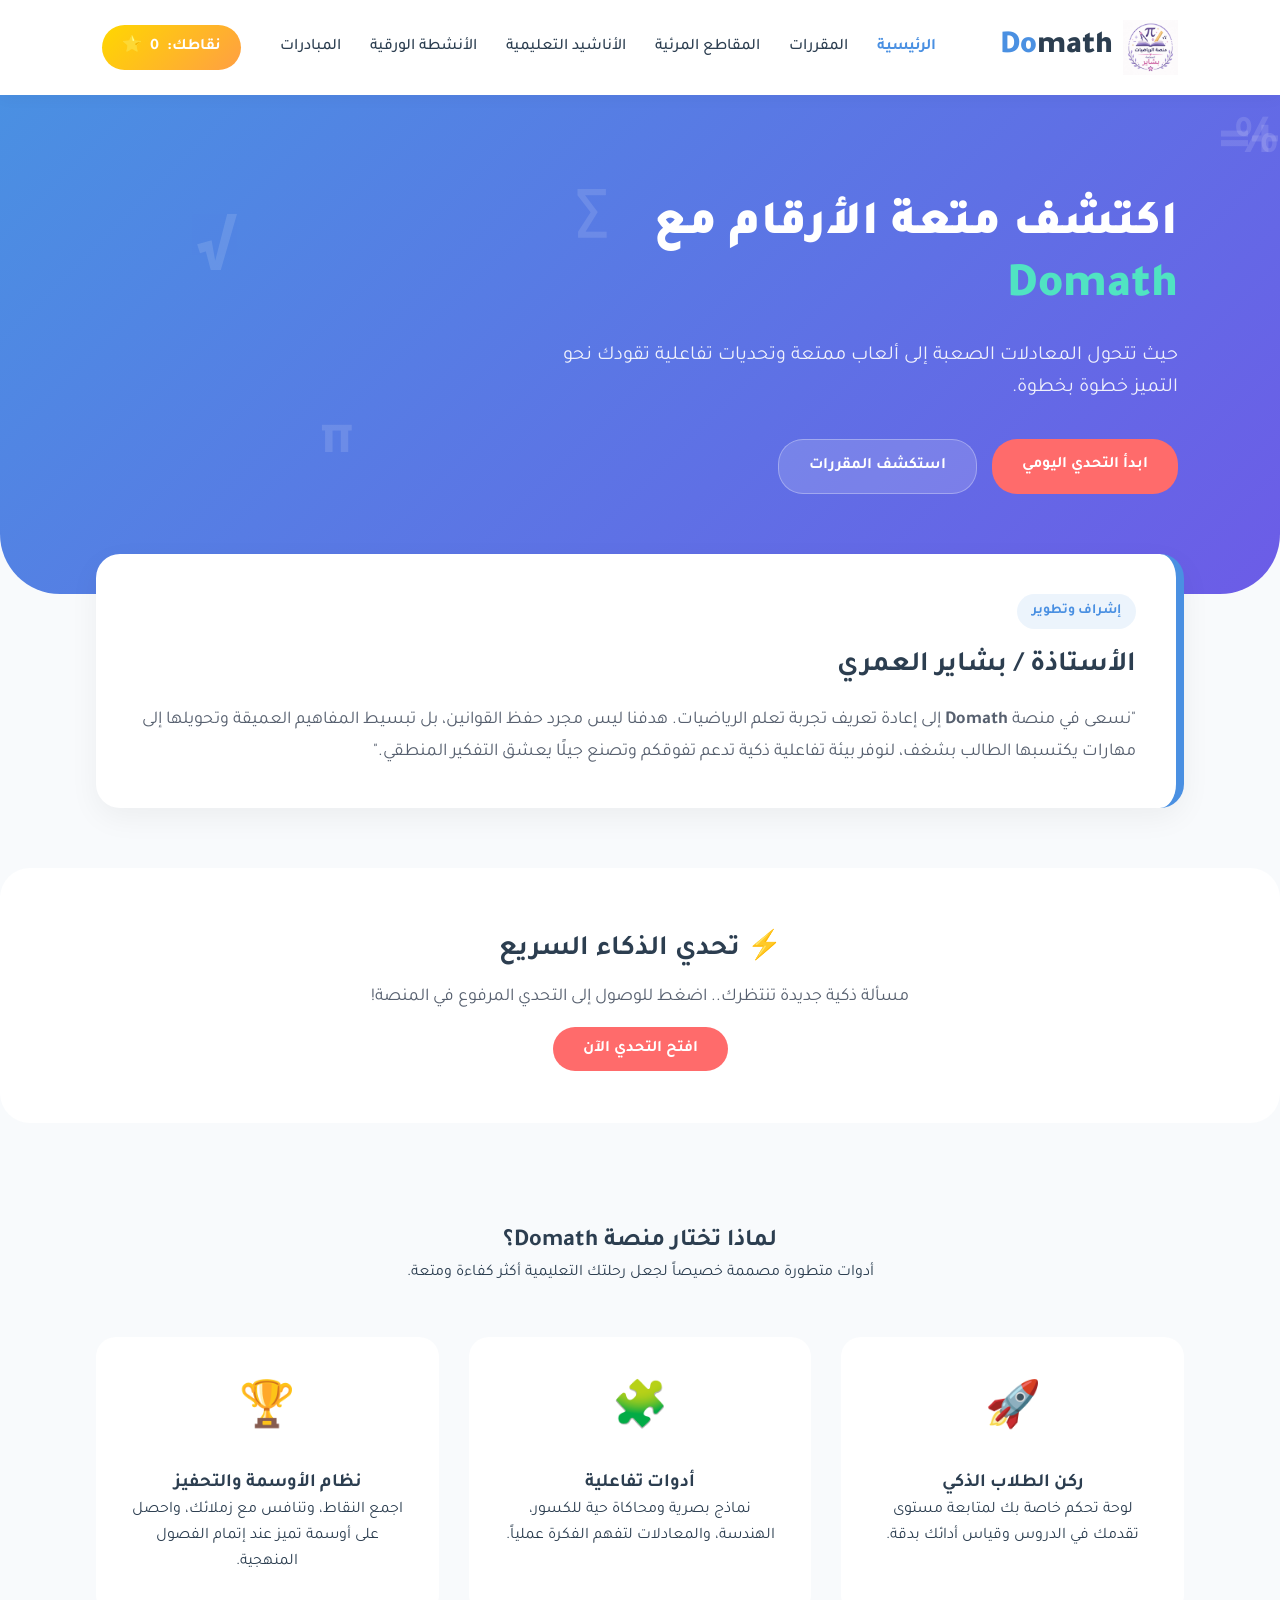
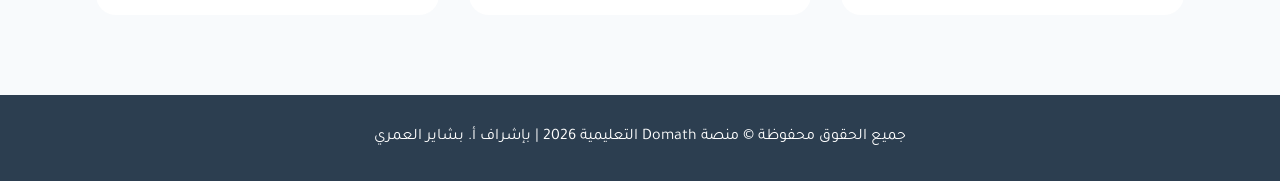
<file: index.html>
<!DOCTYPE html>
<html lang="ar" dir="rtl">
<head>
    <meta charset="UTF-8">
    <meta name="viewport" content="width=device-width, initial-scale=1.0">
    <title>Domath | منصة الرياضيات</title>
    <link href="https://fonts.googleapis.com/css2?family=Tajawal:wght@400;500;700;900&display=swap" rel="stylesheet">
    <link rel="stylesheet" href="style.css">
</head>
<body>

   <header class="navbar">
        <div class="logo" style="display: flex; align-items: center; gap: 10px;">
            <img src="logo.jpeg" alt="شعار منصة Domath" style="width: 55px; height: 55px; object-fit: contain;">
            <div>
                <span class="logo-bold">Do</span><span class="logo-light">math</span>
            </div>
        </div>
     <nav class="nav-links">
            <a href="index.html" class="active">الرئيسية</a>
            <a href="courses.html">المقررات</a>
            <a href="https://moebh-my.sharepoint.com/:f:/g/personal/000109282_moe_bh/IgDhe_TXP06KSakSWMZsDe9cAb9ifCm7-oqUjaFspP4LBHE?e=VswlZO" target="_blank">المقاطع المرئية</a>
            <a href="https://moebh-my.sharepoint.com/:f:/g/personal/000109282_moe_bh/IgC8cnyf3ragS4pHDZEMxX9wAQabEMg3OuxwrotyX68f0no?e=w5qR2a" target="_blank">الأناشيد التعليمية</a>
            <a href="https://moebh-my.sharepoint.com/:f:/g/personal/000109282_moe_bh/IgDqAMEu0PfRS5d5bGmCk-TnAaogfDH0zBWQN0Aurlfwq_M?e=G56Yh5" target="_blank">الأنشطة الورقية</a>
            <a href="https://moebh-my.sharepoint.com/:f:/g/personal/000109282_moe_bh/IgDeEBV3xvFjQZ2DIzRb93aVAZQE6p6Xa1j84kr7PGCqeZE?e=OQnY2K" target="_blank">المبادرات</a>
        </nav>
        <div class="user-profile">
            <div class="points-badge">
                <span>نقاطك:</span>
                <span id="global-score">0</span>
                <span class="star-icon">⭐</span>
            </div>
        </div>
    </header>

    <main>
        <section class="hero-section">
            <div class="hero-content">
                <h1>اكتشف متعة الأرقام مع <span class="highlight">Domath</span></h1>
                <p>حيث تتحول المعادلات الصعبة إلى ألعاب ممتعة وتحديات تفاعلية تقودك نحو التميز خطوة بخطوة.</p>
                <div class="hero-buttons">
                  <a href="https://moebh-my.sharepoint.com/:f:/g/personal/000109282_moe_bh/IgCVdMaVGz7fQ6EmkxJSbBQzAZBWGWOTgXVqo7RinBpPni4?e=d01gUo" target="_blank" class="btn btn-primary">ابدأ التحدي اليومي</a>
                    <a href="courses.html" class="btn btn-secondary">استكشف المقررات</a>
                </div>
            </div>
            <div class="hero-pattern">
                <div class="math-symbol">√</div>
                <div class="math-symbol">π</div>
                <div class="math-symbol">∑</div>
                <div class="math-symbol">%</div>
                <div class="math-symbol">+=</div>
            </div>
        </section>

        <section id="teacher" class="teacher-section">
            <div class="container">
                <div class="teacher-card">
                    <div class="teacher-info">
                        <span class="badge-title">إشراف وتطوير</span>
                        <h2>الأستاذة / بشاير العمري</h2>
                        <p class="teacher-bio">
                            "نسعى في منصة <strong>Domath</strong> إلى إعادة تعريف تجربة تعلم الرياضيات. هدفنا ليس مجرد حفظ القوانين، بل تبسيط المفاهيم العميقة وتحويلها إلى مهارات يكتسبها الطالب بشغف، لنوفر بيئة تفاعلية ذكية تدعم تفوقكم وتصنع جيلًا يعشق التفكير المنطقي."
                        </p>
                    </div>
                </div>
            </div>
        </section>

       <section id="challenge" class="challenge-section" style="padding: 60px 0;">
            <div class="container">
                <div class="challenge-box" style="text-align: center;">
                    <h3 style="font-size: 28px; margin-bottom: 10px;">⚡ تحدي الذكاء السريع</h3>
                    <p style="font-size: 18px; color: #57606f; margin-bottom: 25px;">مسألة ذكية جديدة تنتظرك.. اضغط للوصول إلى التحدي المرفوع في المنصة!</p>
                    <a href="https://moebh-my.sharepoint.com/:f:/g/personal/000109282_moe_bh/IgCVdMaVGz7fQ6EmkxJSbBQzAZBWGWOTgXVqo7RinBpPni4?e=d01gUo" target="_blank" class="btn btn-primary">افتح التحدي الآن</a>
                </div>
            </div>
        </section>
        <section id="features" class="features-section">
            <div class="container">
                <div class="section-title">
                    <h2>لماذا تختار منصة Domath؟</h2>
                    <p>أدوات متطورة مصممة خصيصاً لجعل رحلتك التعليمية أكثر كفاءة ومتعة.</p>
                </div>
                <div class="features-grid">
                    <div class="feature-card">
                        <div class="feature-icon">🚀</div>
                        <h3>ركن الطلاب الذكي</h3>
                        <p>لوحة تحكم خاصة بك لمتابعة مستوى تقدمك في الدروس وقياس أدائك بدقة.</p>
                    </div>
                    <div class="feature-card">
                        <div class="feature-icon">🧩</div>
                        <h3>أدوات تفاعلية</h3>
                        <p>نماذج بصرية ومحاكاة حية للكسور، الهندسة، والمعادلات لتفهم الفكرة عملياً.</p>
                    </div>
                    <div class="feature-card">
                        <div class="feature-icon">🏆</div>
                        <h3>نظام الأوسمة والتحفيز</h3>
                        <p>اجمع النقاط، وتنافس مع زملائك، واحصل على أوسمة تميز عند إتمام الفصول المنهجية.</p>
                    </div>
                </div>
            </div>
        </section>
    </main>

    <footer>
        <p>جميع الحقوق محفوظة © منصة Domath التعليمية 2026 | بإشراف أ. بشاير العمري</p>
    </footer>

    <script src="script.js"></script>
</body>
</html>
</file>
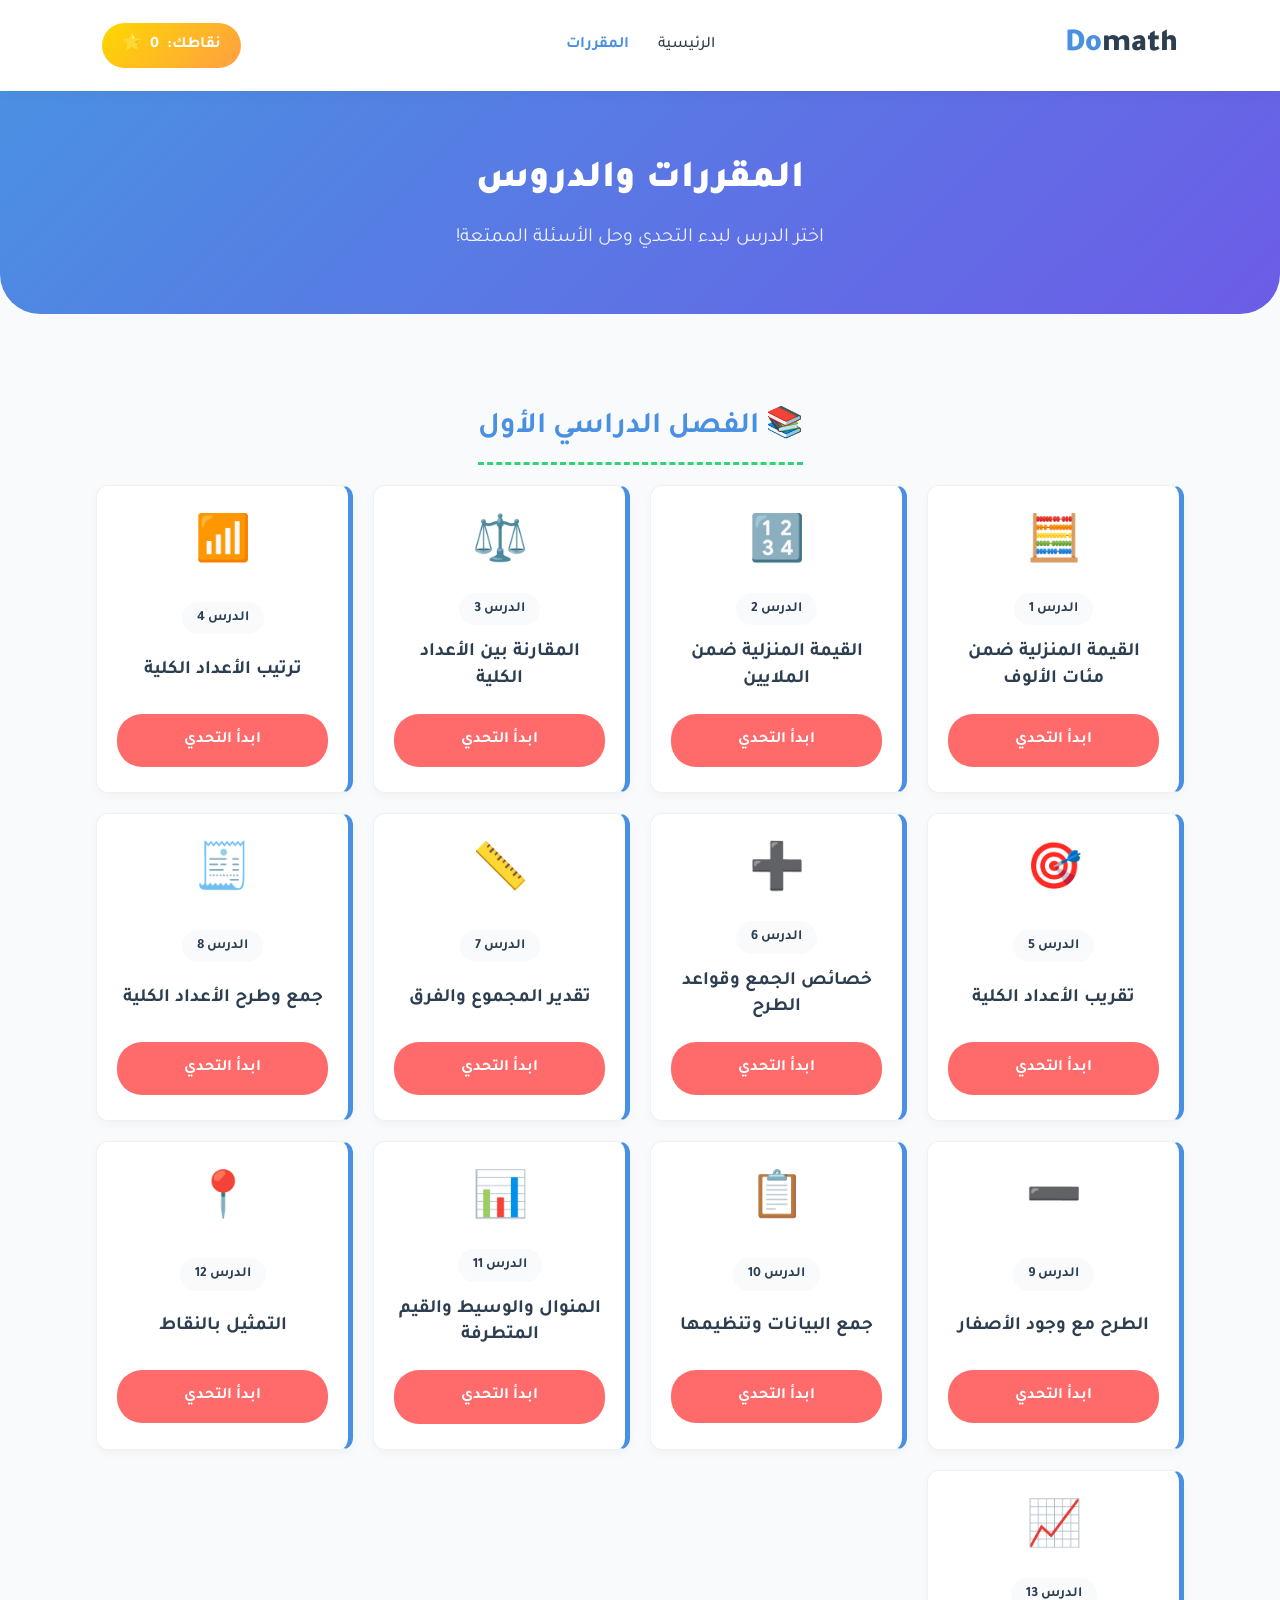
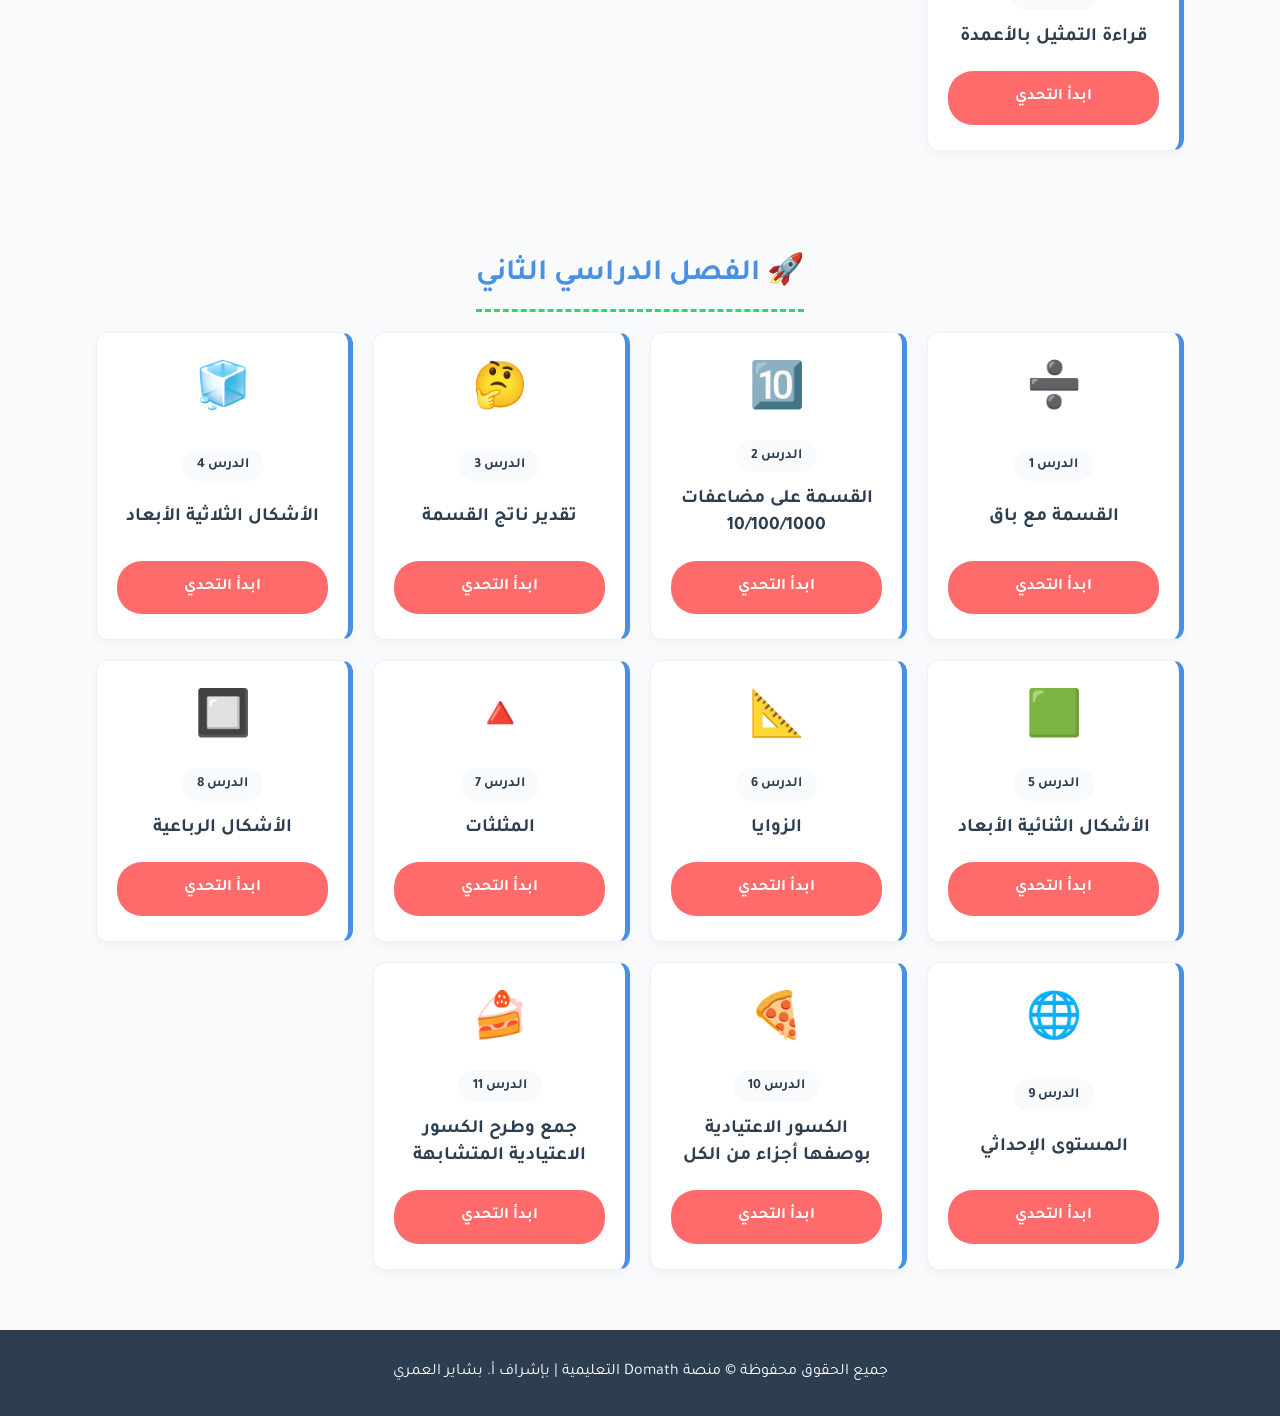
<file: courses.html>
<!DOCTYPE html>
<html lang="ar" dir="rtl">
<head>
    <meta charset="UTF-8">
    <meta name="viewport" content="width=device-width, initial-scale=1.0">
    <title>Domath | المقررات الدراسية</title>
    <link href="https://fonts.googleapis.com/css2?family=Tajawal:wght@400;500;700;900&display=swap" rel="stylesheet">
    <link rel="stylesheet" href="style.css">
    
</head>
<body>

    <header class="navbar">
        
        <div class="logo">
            <span class="logo-bold">Do</span><span class="logo-light">math</span>
        </div>
        
        <nav class="nav-links">
            <a href="index.html">الرئيسية</a>
            <a href="courses.html" class="active">المقررات</a>
        </nav>
        <div class="user-profile">
            <div class="points-badge">
                <span>نقاطك:</span>
               <span id="global-score">0</span>
                <span class="star-icon">⭐</span>
            </div>
        </div>
    </header>

    <main>
        <section class="page-header courses-header">
            <h1>المقررات والدروس</h1>
            <p>اختر الدرس لبدء التحدي وحل الأسئلة الممتعة!</p>
        </section>

        <section class="courses-section">
            <div class="container text-center">
                
                <h2 class="semester-title">📚 الفصل الدراسي الأول</h2>
                <div class="courses-grid">
                    <div class="course-card">
                        <div class="course-icon" style="font-size: 45px; margin-bottom: 10px;">🧮</div>
                        <div class="lesson-num">الدرس 1</div>
                        <h3 class="lesson-title">القيمة المنزلية ضمن مئات الألوف</h3>
                        <a href="quiz.html?lesson=1" class="btn btn-primary start-btn">ابدأ التحدي</a>
                    </div>
                    <div class="course-card">
                        <div class="course-icon" style="font-size: 45px; margin-bottom: 10px;">🔢</div>
                        <div class="lesson-num">الدرس 2</div>
                        <h3 class="lesson-title">القيمة المنزلية ضمن الملايين</h3>
                        <a href="quiz.html?lesson=2" class="btn btn-primary start-btn">ابدأ التحدي</a>
                    </div>
                    <div class="course-card">
                        <div class="course-icon" style="font-size: 45px; margin-bottom: 10px;">⚖️</div>
                        <div class="lesson-num">الدرس 3</div>
                        <h3 class="lesson-title">المقارنة بين الأعداد الكلية</h3>
                        <a href="quiz.html?lesson=3" class="btn btn-primary start-btn">ابدأ التحدي</a>
                    </div>
                    <div class="course-card">
                        <div class="course-icon" style="font-size: 45px; margin-bottom: 10px;">📶</div>
                        <div class="lesson-num">الدرس 4</div>
                        <h3 class="lesson-title">ترتيب الأعداد الكلية</h3>
                        <a href="quiz.html?lesson=4" class="btn btn-primary start-btn">ابدأ التحدي</a>
                    </div>
                    <div class="course-card">
                        <div class="course-icon" style="font-size: 45px; margin-bottom: 10px;">🎯</div>
                        <div class="lesson-num">الدرس 5</div>
                        <h3 class="lesson-title">تقريب الأعداد الكلية</h3>
                        <a href="quiz.html?lesson=5" class="btn btn-primary start-btn">ابدأ التحدي</a>
                    </div>
                    <div class="course-card">
                        <div class="course-icon" style="font-size: 45px; margin-bottom: 10px;">➕</div>
                        <div class="lesson-num">الدرس 6</div>
                        <h3 class="lesson-title">خصائص الجمع وقواعد الطرح</h3>
                        <a href="quiz.html?lesson=6" class="btn btn-primary start-btn">ابدأ التحدي</a>
                    </div>
                    <div class="course-card">
                        <div class="course-icon" style="font-size: 45px; margin-bottom: 10px;">📏</div>
                        <div class="lesson-num">الدرس 7</div>
                        <h3 class="lesson-title">تقدير المجموع والفرق</h3>
                        <a href="quiz.html?lesson=7" class="btn btn-primary start-btn">ابدأ التحدي</a>
                    </div>
                    <div class="course-card">
                        <div class="course-icon" style="font-size: 45px; margin-bottom: 10px;">🧾</div>
                        <div class="lesson-num">الدرس 8</div>
                        <h3 class="lesson-title">جمع وطرح الأعداد الكلية</h3>
                        <a href="quiz.html?lesson=8" class="btn btn-primary start-btn">ابدأ التحدي</a>
                    </div>
                    <div class="course-card">
                        <div class="course-icon" style="font-size: 45px; margin-bottom: 10px;">➖</div>
                        <div class="lesson-num">الدرس 9</div>
                        <h3 class="lesson-title">الطرح مع وجود الأصفار</h3>
                        <a href="quiz.html?lesson=9" class="btn btn-primary start-btn">ابدأ التحدي</a>
                    </div>
                    <div class="course-card">
                        <div class="course-icon" style="font-size: 45px; margin-bottom: 10px;">📋</div>
                        <div class="lesson-num">الدرس 10</div>
                        <h3 class="lesson-title">جمع البيانات وتنظيمها</h3>
                        <a href="quiz.html?lesson=10" class="btn btn-primary start-btn">ابدأ التحدي</a>
                    </div>
                    <div class="course-card">
                        <div class="course-icon" style="font-size: 45px; margin-bottom: 10px;">📊</div>
                        <div class="lesson-num">الدرس 11</div>
                        <h3 class="lesson-title">المنوال والوسيط والقيم المتطرفة</h3>
                        <a href="quiz.html?lesson=11" class="btn btn-primary start-btn">ابدأ التحدي</a>
                    </div>
                    <div class="course-card">
                        <div class="course-icon" style="font-size: 45px; margin-bottom: 10px;">📍</div>
                        <div class="lesson-num">الدرس 12</div>
                        <h3 class="lesson-title">التمثيل بالنقاط</h3>
                        <a href="quiz.html?lesson=12" class="btn btn-primary start-btn">ابدأ التحدي</a>
                    </div>
                    <div class="course-card">
                        <div class="course-icon" style="font-size: 45px; margin-bottom: 10px;">📈</div>
                        <div class="lesson-num">الدرس 13</div>
                        <h3 class="lesson-title">قراءة التمثيل بالأعمدة</h3>
                        <a href="quiz.html?lesson=13" class="btn btn-primary start-btn">ابدأ التحدي</a>
                    </div>
                </div>

                <h2 class="semester-title">🚀 الفصل الدراسي الثاني</h2>
                <div class="courses-grid">
                    <div class="course-card">
                        <div class="course-icon" style="font-size: 45px; margin-bottom: 10px;">➗</div>
                        <div class="lesson-num">الدرس 1</div>
                        <h3 class="lesson-title">القسمة مع باق</h3>
                        <a href="quiz.html?lesson=14" class="btn btn-primary start-btn">ابدأ التحدي</a>
                    </div>
                    <div class="course-card">
                        <div class="course-icon" style="font-size: 45px; margin-bottom: 10px;">🔟</div>
                        <div class="lesson-num">الدرس 2</div>
                        <h3 class="lesson-title">القسمة على مضاعفات 10/100/1000</h3>
                        <a href="quiz.html?lesson=15" class="btn btn-primary start-btn">ابدأ التحدي</a>
                    </div>
                    <div class="course-card">
                        <div class="course-icon" style="font-size: 45px; margin-bottom: 10px;">🤔</div>
                        <div class="lesson-num">الدرس 3</div>
                        <h3 class="lesson-title">تقدير ناتج القسمة</h3>
                        <a href="quiz.html?lesson=16" class="btn btn-primary start-btn">ابدأ التحدي</a>
                    </div>
                    <div class="course-card">
                        <div class="course-icon" style="font-size: 45px; margin-bottom: 10px;">🧊</div>
                        <div class="lesson-num">الدرس 4</div>
                        <h3 class="lesson-title">الأشكال الثلاثية الأبعاد</h3>
                        <a href="quiz.html?lesson=17" class="btn btn-primary start-btn">ابدأ التحدي</a>
                    </div>
                    <div class="course-card">
                        <div class="course-icon" style="font-size: 45px; margin-bottom: 10px;">🟩</div>
                        <div class="lesson-num">الدرس 5</div>
                        <h3 class="lesson-title">الأشكال الثنائية الأبعاد</h3>
                        <a href="quiz.html?lesson=18" class="btn btn-primary start-btn">ابدأ التحدي</a>
                    </div>
                    <div class="course-card">
                        <div class="course-icon" style="font-size: 45px; margin-bottom: 10px;">📐</div>
                        <div class="lesson-num">الدرس 6</div>
                        <h3 class="lesson-title">الزوايا</h3>
                        <a href="quiz.html?lesson=19" class="btn btn-primary start-btn">ابدأ التحدي</a>
                    </div>
                    <div class="course-card">
                        <div class="course-icon" style="font-size: 45px; margin-bottom: 10px;">🔺</div>
                        <div class="lesson-num">الدرس 7</div>
                        <h3 class="lesson-title">المثلثات</h3>
                        <a href="quiz.html?lesson=20" class="btn btn-primary start-btn">ابدأ التحدي</a>
                    </div>
                    <div class="course-card">
                        <div class="course-icon" style="font-size: 45px; margin-bottom: 10px;">🔲</div>
                        <div class="lesson-num">الدرس 8</div>
                        <h3 class="lesson-title">الأشكال الرباعية</h3>
                        <a href="quiz.html?lesson=21" class="btn btn-primary start-btn">ابدأ التحدي</a>
                    </div>
                    <div class="course-card">
                        <div class="course-icon" style="font-size: 45px; margin-bottom: 10px;">🌐</div>
                        <div class="lesson-num">الدرس 9</div>
                        <h3 class="lesson-title">المستوى الإحداثي</h3>
                        <a href="quiz.html?lesson=22" class="btn btn-primary start-btn">ابدأ التحدي</a>
                    </div>
                    <div class="course-card">
                        <div class="course-icon" style="font-size: 45px; margin-bottom: 10px;">🍕</div>
                        <div class="lesson-num">الدرس 10</div>
                        <h3 class="lesson-title">الكسور الاعتيادية بوصفها أجزاء من الكل</h3>
                        <a href="quiz.html?lesson=23" class="btn btn-primary start-btn">ابدأ التحدي</a>
                    </div>
                    <div class="course-card">
                        <div class="course-icon" style="font-size: 45px; margin-bottom: 10px;">🍰</div>
                        <div class="lesson-num">الدرس 11</div>
                        <h3 class="lesson-title">جمع وطرح الكسور الاعتيادية المتشابهة</h3>
                        <a href="quiz.html?lesson=24" class="btn btn-primary start-btn">ابدأ التحدي</a>
                    </div>
                </div>

            </div>
        </section>
    </main>

    <footer>
        <p>جميع الحقوق محفوظة © منصة Domath التعليمية | بإشراف أ. بشاير العمري</p>
    </footer>

    <script src="script.js"></script>
</body>
</html>
</file>
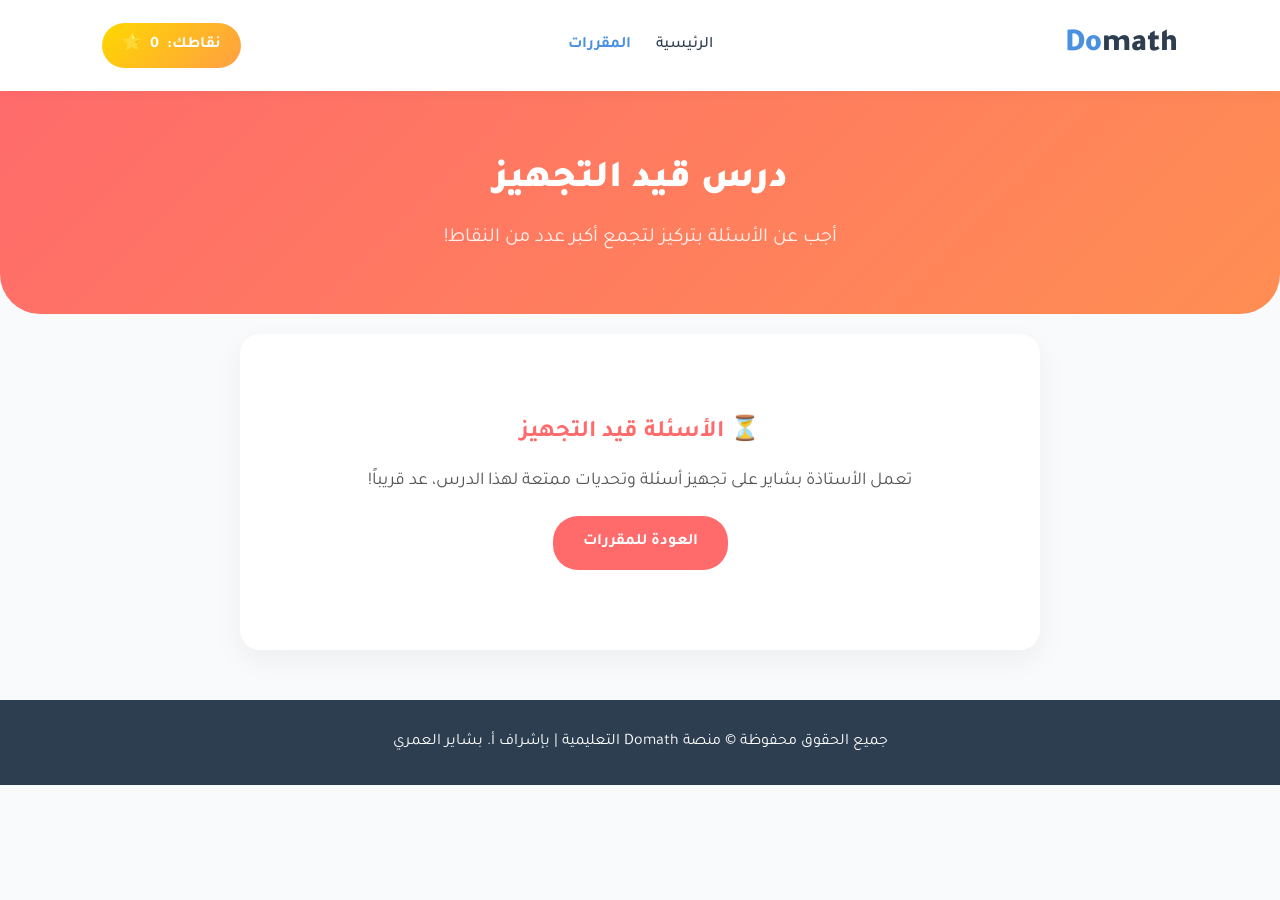
<file: quiz.html>
<!DOCTYPE html>
<html lang="ar" dir="rtl">
<head>
    <meta charset="UTF-8">
    <meta name="viewport" content="width=device-width, initial-scale=1.0">
    <title>Domath | تحدي الدرس</title>
    <link href="https://fonts.googleapis.com/css2?family=Tajawal:wght@400;500;700;900&display=swap" rel="stylesheet">
    <link rel="stylesheet" href="style.css">
</head>
<body>

    <header class="navbar">
        <div class="logo"><span class="logo-bold">Do</span><span class="logo-light">math</span></div>
        <nav class="nav-links"><a href="index.html">الرئيسية</a><a href="courses.html" class="active">المقررات</a></nav>
        <div class="user-profile"><div class="points-badge"><span>نقاطك:</span><span id="global-score">0</span><span>⭐</span></div></div>
    </header>

    <main>
        <section class="page-header courses-header" style="background: linear-gradient(135deg, #ff6b6b, #ff8e53);">
            <h1 id="lesson-title-display">جاري تحميل التحدي...</h1>
            <p>أجب عن الأسئلة بتركيز لتجمع أكبر عدد من النقاط!</p>
        </section>

        <div class="container">
            <div class="quiz-page-container">
                
                <div id="quiz-content">
                    </div>

                <div id="final-result" class="final-result">
                    <h3>🎉 بطل الرياضيات! 🎉</h3>
                    <p>لقد أنهيت التحدي بنجاح وكسبت نقاطاً جديدة.</p><br>
                    <a href="courses.html" class="btn btn-primary">العودة للمقررات</a>
                </div>

            </div>
        </div>
    </main>

    <footer>
        <p>جميع الحقوق محفوظة © منصة Domath التعليمية | بإشراف أ. بشاير العمري</p>
    </footer>

    <script src="script.js"></script>

    <script>
        // بنك الأسئلة الشامل لجميع الدروس الـ 24
        const quizData = {
            // ================= الفصل الدراسي الأول =================
            "1": {
                title: "القيمة المنزلية ضمن مئات الألوف",
                questions: [
                    { q: "ما هي القيمة المنزلية للرقم 5 في العدد 452,100؟", options: ["5,000", "50,000", "500"], correct: 1 },
                    { q: "العدد 300,000 + 40,000 + 5,000 يكتب بالصيغة القياسية:", options: ["345,000", "304,500", "340,500"], correct: 0 }
                ]
            },
            "2": {
                title: "القيمة المنزلية ضمن الملايين",
                questions: [
                    { q: "كيف يكتب العدد 'ثلاثة ملايين وخمسون ألفاً' بالأرقام؟", options: ["3,050,000", "3,500,000", "3,000,050"], correct: 0 },
                    { q: "القيمة المنزلية للرقم 7 في العدد 7,123,456 هي:", options: ["700,000", "7,000,000", "70,000"], correct: 1 }
                ]
            },
            "3": {
                title: "المقارنة بين الأعداد الكلية",
                questions: [
                    { q: "أي الرموز التالية يجعل العبارة صحيحة: 5,432 [ ] 5,423", options: [">", "<", "="], correct: 0 },
                    { q: "أي الأعداد التالية هو الأكبر؟", options: ["12,450", "12,540", "12,405"], correct: 1 }
                ]
            },
            "4": {
                title: "ترتيب الأعداد الكلية",
                questions: [
                    { q: "الترتيب الصحيح للأعداد ( 150 - 105 - 510 ) من الأصغر للأكبر هو:", options: ["105, 150, 510", "150, 105, 510", "510, 150, 105"], correct: 0 },
                    { q: "عند ترتيب الأعداد تصاعدياً، نبدأ بالعدد:", options: ["الأكبر", "الأصغر", "المتوسط"], correct: 1 }
                ]
            },
            "5": {
                title: "تقريب الأعداد الكلية",
                questions: [
                    { q: "قرّب العدد 4,672 إلى أقرب ألف:", options: ["4,000", "5,000", "4,700"], correct: 1 },
                    { q: "عند تقريب العدد 34 إلى أقرب عشرة يصبح:", options: ["30", "40", "35"], correct: 0 }
                ]
            },
            "6": {
                title: "خصائص الجمع وقواعد الطرح",
                questions: [
                    { q: "الخاصية المستخدمة في ( 5 + 3 = 3 + 5 ) هي خاصية:", options: ["التجميع", "الإبدال", "العنصر المحايد"], correct: 1 },
                    { q: "أي عدد تجمعه مع الصفر يساوي العدد نفسه، تسمى هذه الخاصية:", options: ["العنصر المحايد", "الإبدال", "التجميع"], correct: 0 }
                ]
            },
            "7": {
                title: "تقدير المجموع والفرق",
                questions: [
                    { q: "قدر ناتج 42 + 27 لأقرب عشرة:", options: ["60", "80", "70"], correct: 2 },
                    { q: "قدر ناتج 89 - 31 لأقرب عشرة:", options: ["50", "60", "40"], correct: 1 }
                ]
            },
            "8": {
                title: "جمع وطرح الأعداد الكلية",
                questions: [
                    { q: "ما هو ناتج جمع 450 + 120 ؟", options: ["570", "670", "550"], correct: 0 },
                    { q: "ما هو ناتج طرح 800 - 300 ؟", options: ["600", "500", "400"], correct: 1 }
                ]
            },
            "9": {
                title: "الطرح مع وجود الأصفار",
                questions: [
                    { q: "ما هو ناتج طرح 500 - 125 ؟", options: ["375", "475", "350"], correct: 0 },
                    { q: "لإيجاد ناتج 1000 - 450، يجب علينا أولاً:", options: ["الجمع", "إعادة التجميع (الاستلاف)", "الضرب"], correct: 1 }
                ]
            },
            "10": {
                title: "جمع البيانات وتنظيمها",
                questions: [
                    { q: "الأداة المناسبة لتنظيم البيانات بسهولة هي:", options: ["جدول الإشارات", "المسطرة", "الفرجار"], correct: 0 },
                    { q: "طرح سؤال وجمع الإجابات يسمى:", options: ["مسحاً", "تقريباً", "جمعاً"], correct: 0 }
                ]
            },
            "11": {
                title: "المنوال والوسيط والقيم المتطرفة",
                questions: [
                    { q: "القيمة الأكثر تكراراً في مجموعة من البيانات تسمى:", options: ["الوسيط", "المنوال", "القيمة المتطرفة"], correct: 1 },
                    { q: "القيمة البعيدة جداً عن بقية القيم تسمى:", options: ["الوسيط", "القيمة المتطرفة", "المتوسط"], correct: 1 }
                ]
            },
            "12": {
                title: "التمثيل بالنقاط",
                questions: [
                    { q: "في التمثيل بالنقاط، نستخدم عادة الرمز:", options: ["دائرة", "مربع", "X"], correct: 2 },
                    { q: "الأساس الذي يتم رسم التمثيل بالنقاط عليه هو:", options: ["خط الأعداد", "المحور الرأسي", "المربع"], correct: 0 }
                ]
            },
            "13": {
                title: "قراءة التمثيل بالأعمدة",
                questions: [
                    { q: "أطول عمود في الرسم البياني يدل على:", options: ["البيانات الأقل", "البيانات الأكثر", "الوسيط"], correct: 1 },
                    { q: "المحور الذي تُكتب عليه الأرقام والتدريجات يسمى:", options: ["المحور الرأسي", "المحور الأفقي", "العنوان"], correct: 0 }
                ]
            },

            // ================= الفصل الدراسي الثاني =================
            "14": { 
                title: "القسمة مع باق",
                questions: [
                    { q: "ما هو ناتج قسمة 17 ÷ 5 ؟", options: ["3 والباقي 2", "3 والباقي 1", "4"], correct: 0 },
                    { q: "إذا وزعنا 22 تفاحة على 4 طلاب بالتساوي، كم تفاحة تتبقى؟", options: ["1", "2", "3"], correct: 1 }
                ]
            },
            "15": { 
                title: "القسمة على مضاعفات 10/100/1000",
                questions: [
                    { q: "ما هو ناتج قسمة 400 ÷ 10 ؟", options: ["4", "40", "400"], correct: 1 },
                    { q: "عند قسمة 5000 ÷ 100، كم صفراً نحذف من المقسوم؟", options: ["صفر واحد", "صفران", "ثلاثة أصفار"], correct: 1 }
                ]
            },
            "16": { 
                title: "تقدير ناتج القسمة",
                questions: [
                    { q: "قدر ناتج قسمة 124 ÷ 4 (استخدم 120 كأقرب مضاعف):", options: ["30", "40", "20"], correct: 0 },
                    { q: "التقدير الأنسب لناتج 358 ÷ 6 هو:", options: ["50", "60", "70"], correct: 1 }
                ]
            },
            "17": { 
                title: "الأشكال الثلاثية الأبعاد",
                questions: [
                    { q: "مجسم له 6 أوجه مربعة متطابقة، هو:", options: ["المكعب", "الهرم", "الأسطوانة"], correct: 0 },
                    { q: "المجسم الذي ليس له رؤوس ولا أحرف هو:", options: ["المخروط", "الكرة", "المنشور"], correct: 1 }
                ]
            },
            "18": { 
                title: "الأشكال الثنائية الأبعاد",
                questions: [
                    { q: "المضلع الذي له 5 أضلاع يسمى مضلعاً:", options: ["سداسياً", "خماسياً", "رباعياً"], correct: 1 },
                    { q: "الشكل الثنائي الأبعاد هو شكل له:", options: ["طول وعرض فقط", "طول وعرض وارتفاع", "حجم"], correct: 0 }
                ]
            },
            "19": { 
                title: "الزوايا",
                questions: [
                    { q: "الزاوية التي قياسها 90 درجة تسمى زاوية:", options: ["حادة", "قائمة", "منفرجة"], correct: 1 },
                    { q: "الزاوية الحادة هي الزاوية التي قياسها:", options: ["أقل من 90", "أكبر من 90", "تساوي 180"], correct: 0 }
                ]
            },
            "20": { 
                title: "المثلثات",
                questions: [
                    { q: "مجموع زوايا أي مثلث يساوي:", options: ["90 درجة", "180 درجة", "360 درجة"], correct: 1 },
                    { q: "المثلث الذي جميع أضلاعه مختلفة الطول يسمى:", options: ["متطابق الأضلاع", "متطابق الضلعين", "مختلف الأضلاع"], correct: 2 }
                ]
            },
            "21": { 
                title: "الأشكال الرباعية",
                questions: [
                    { q: "شكل رباعي جميع أضلاعه متطابقة وزواياه الأربع قائمة:", options: ["المستطيل", "المربع", "المعين"], correct: 1 },
                    { q: "شكل رباعي فيه كل ضلعين متقابلين متوازيان ومتطابقان:", options: ["متوازي الأضلاع", "شبه المنحرف", "المثلث"], correct: 0 }
                ]
            },
            "22": { 
                title: "المستوى الإحداثي",
                questions: [
                    { q: "نقطة الأصل في المستوى الإحداثي هي:", options: ["(1,1)", "(0,1)", "(0,0)"], correct: 2 },
                    { q: "الزوج المرتب يُكتب دائماً على الصورة:", options: ["(س, ص)", "(ص, س)", "(ص, ص)"], correct: 0 }
                ]
            },
            "23": { 
                title: "الكسور الاعتيادية بوصفها أجزاء من الكل",
                questions: [
                    { q: "الكسر الذي يمثل نصف الشيء يكتب:", options: ["1/3", "1/4", "1/2"], correct: 2 },
                    { q: "في الكسر 3/4 ، ماذا يسمى الرقم 4؟", options: ["البسط", "المقام", "الناتج"], correct: 1 }
                ]
            },
            "24": { 
                title: "جمع وطرح الكسور الاعتيادية المتشابهة",
                questions: [
                    { q: "ما ناتج جمع الكسرين ( 1/5 + 2/5 ) ؟", options: ["3/10", "3/5", "2/5"], correct: 1 },
                    { q: "ما ناتج طرح الكسرين ( 4/7 - 1/7 ) ؟", options: ["3/0", "5/7", "3/7"], correct: 2 }
                ]
            }
        };

        const urlParams = new URLSearchParams(window.location.search);
        let lessonId = urlParams.get('lesson');
        const quizContainer = document.getElementById('quiz-content');
        
        if (!quizData[lessonId]) {
            document.getElementById('lesson-title-display').innerText = "درس قيد التجهيز";
            quizContainer.innerHTML = `
                <div style="text-align: center; padding: 40px;">
                    <h3 style="color: var(--accent-color); font-size: 24px; margin-bottom: 15px;">⏳ الأسئلة قيد التجهيز</h3>
                    <p style="font-size: 18px; color: #555;">تعمل الأستاذة بشاير على تجهيز أسئلة وتحديات ممتعة لهذا الدرس، عد قريباً!</p>
                    <a href="courses.html" class="btn btn-primary" style="margin-top: 20px; display: inline-block;">العودة للمقررات</a>
                </div>
            `;
        } else {
            const currentLesson = quizData[lessonId];
            document.getElementById('lesson-title-display').innerText = "تحدي: " + currentLesson.title;

            let questionsHtml = "";
            currentLesson.questions.forEach((question, index) => {
                let optionsHtml = "";
                question.options.forEach((opt, optIndex) => {
                    let isCorrect = (optIndex === question.correct) ? "true" : "false";
                    optionsHtml += `<button class="option-btn" onclick="answerQuestion(this, 'q${index}', ${isCorrect})">${opt}</button>`;
                });

                questionsHtml += `
                    <div class="question-block" id="q${index}">
                        <div class="question-text">${index + 1}. ${question.q}</div>
                        <div class="options-grid">${optionsHtml}</div>
                        <div class="feedback-message"></div>
                    </div>
                `;
            });

            quizContainer.innerHTML = questionsHtml;

            let questionsAnswered = 0;
            const totalQuestions = currentLesson.questions.length;

            window.answerQuestion = function(btn, qId, isCorrect) {
                const qBlock = document.getElementById(qId);
                if (qBlock.getAttribute('data-done') === 'true') return;
                qBlock.setAttribute('data-done', 'true');
                questionsAnswered++;

                const feedback = qBlock.querySelector('.feedback-message');
                const allBtns = qBlock.querySelectorAll('.option-btn');

                if (isCorrect) {
                    btn.style.background = '#2ed573'; btn.style.borderColor = '#2ed573'; btn.style.color = '#fff';
                    feedback.innerText = 'إجابة صحيحة! +20 نقطة 🌟'; feedback.style.color = '#2ed573';
                    
                    // استخدمنا دالة الحفظ الذكية هنا بدال الزيادة الوهمية
                    if (typeof addPoints === 'function') {
                        addPoints(20);
                    }
                } else {
                    btn.style.background = '#ff4757'; btn.style.borderColor = '#ff4757'; btn.style.color = '#fff';
                    feedback.innerText = 'إجابة خاطئة! حاول التركيز أكثر.'; feedback.style.color = '#ff4757';
                }

                allBtns.forEach(b => {
                    b.style.cursor = 'not-allowed';
                    if(b.getAttribute('onclick').includes('true')) {
                        b.style.border = '2px solid #2ed573'; b.style.color = '#2ed573';
                    }
                });

                if (questionsAnswered === totalQuestions) {
                    document.getElementById('final-result').style.display = 'block';
                }
            };
        }
    </script>
</body>
</html>
</file>
<file: style.css>
/* إعدادات المتغيرات والألوان العامة */
:root {
    --primary-color: #4a90e2;    /* أزرق مريح للعين */
    --secondary-color: #2ed573;  /* أخضر للمؤشرات والنجاح */
    --accent-color: #ff6b6b;     /* مرجاني للأزرار المهمة */
    --dark-neutral: #2c3e50;     /* رمادي داكن للنصوص */
    --light-neutral: #f8fafc;    /* خلفية هادئة */
    --white: #ffffff;
    --transition: all 0.3s ease;
}

* { box-sizing: border-box; margin: 0; padding: 0; }

body {
    font-family: 'Tajawal', sans-serif;
    background-color: var(--light-neutral);
    color: var(--dark-neutral);
    line-height: 1.6;
}

.container { width: 85%; max-width: 1200px; margin: 0 auto; }

/* =========================================
   شريط التنقل العلوي والفوتر
   ========================================= */
.navbar {
    display: flex; justify-content: space-between; align-items: center;
    background-color: var(--white); padding: 20px 8%;
    box-shadow: 0 4px 15px rgba(0,0,0,0.03);
    position: sticky; top: 0; z-index: 1000;
}

.logo { font-size: 32px; font-weight: 900; }
.logo-bold { color: var(--primary-color); }
.logo-light { color: var(--dark-neutral); }

.nav-links a {
    text-decoration: none; color: var(--dark-neutral);
    margin-right: 25px; font-weight: 500; transition: var(--transition);
}
.nav-links a:hover, .nav-links a.active { color: var(--primary-color); font-weight: 700; }

.points-badge {
    background: linear-gradient(135deg, #ffd700, #ff9f43);
    color: var(--white); padding: 10px 20px; border-radius: 30px;
    font-weight: bold; display: flex; align-items: center; gap: 8px;
}

footer { text-align: center; padding: 30px; background-color: var(--dark-neutral); color: var(--white); }

/* =========================================
   الواجهة الرئيسية (Hero Section)
   ========================================= */
.hero-section {
    background: linear-gradient(135deg, #4a90e2, #6c5ce7);
    color: var(--white); padding: 100px 8%; position: relative;
    overflow: hidden; border-bottom-left-radius: 60px; border-bottom-right-radius: 60px;
}
.hero-content { max-width: 650px; position: relative; z-index: 2; }
.hero-content h1 { font-size: 48px; font-weight: 900; margin-bottom: 20px; line-height: 1.3; }
.hero-content .highlight { color: #50e3c2; }
.hero-content p { font-size: 20px; margin-bottom: 35px; opacity: 0.9; }

.hero-buttons { display: flex; gap: 15px; }
.btn {
    padding: 14px 30px; border-radius: 25px; text-decoration: none;
    font-weight: bold; font-size: 16px; transition: var(--transition); border: none; cursor: pointer;
}
.btn-primary { background-color: var(--accent-color); color: var(--white); }
.btn-primary:hover { background-color: #ff4757; transform: translateY(-2px); }
.btn-secondary { background-color: rgba(255, 255, 255, 0.15); color: var(--white); border: 1px solid rgba(255, 255, 255, 0.3); }
.btn-secondary:hover { background-color: var(--white); color: var(--primary-color); }

.hero-pattern { position: absolute; top: 0; left: 0; width: 100%; height: 100%; pointer-events: none; }
.math-symbol { position: absolute; font-size: 60px; opacity: 0.12; color: var(--white); font-weight: bold; }
.math-symbol:nth-child(1) { top: 20%; left: 15%; font-size: 80px; }
.math-symbol:nth-child(2) { top: 60%; left: 25%; }
.math-symbol:nth-child(3) { top: 15%; left: 45%; }

/* =========================================
   قسم الأستاذة والمميزات
   ========================================= */
.teacher-section { margin-top: -40px; margin-bottom: 60px; position: relative; z-index: 5; }
.teacher-card {
    background-color: var(--white); padding: 40px; border-radius: 24px;
    box-shadow: 0 10px 30px rgba(0,0,0,0.05); border-right: 8px solid var(--primary-color);
}
.badge-title {
    background-color: rgba(74, 144, 226, 0.1); color: var(--primary-color);
    padding: 6px 15px; border-radius: 20px; font-size: 14px; font-weight: 700; margin-bottom: 15px; display: inline-block;
}
.teacher-info h2 { font-size: 28px; color: var(--dark-neutral); margin-bottom: 15px; }
.teacher-bio { font-size: 18px; color: #57606f; line-height: 1.8; }

.features-section { padding: 40px 0 80px; }
.section-title { text-align: center; margin-bottom: 50px; }
.features-grid { display: grid; grid-template-columns: repeat(auto-fit, minmax(300px, 1fr)); gap: 30px; }
.feature-card {
    background-color: var(--white); padding: 40px 30px; border-radius: 20px;
    text-align: center; transition: var(--transition);
}
.feature-card:hover { transform: translateY(-8px); box-shadow: 0 12px 30px rgba(74, 144, 226, 0.1); }
.feature-icon { font-size: 45px; margin-bottom: 20px; }

/* =========================================
   تنسيقات صفحة المقررات (Courses Page)
   ========================================= */
.courses-header {
    background: linear-gradient(135deg, #4a90e2, #6c5ce7);
    color: white;
    padding: 60px 20px;
    text-align: center;
    border-bottom-left-radius: 40px;
    border-bottom-right-radius: 40px;
    margin-bottom: 50px;
}
.courses-header h1 { font-size: 38px; margin-bottom: 10px; font-weight: 900; }
.courses-header p { font-size: 20px; opacity: 0.9; }
.text-center { text-align: center; }

.semester-title {
    color: var(--primary-color);
    font-size: 30px;
    margin: 40px 0 20px;
    padding-bottom: 10px;
    border-bottom: 3px dashed var(--secondary-color);
    display: inline-block;
}

.courses-grid {
    display: grid;
    grid-template-columns: repeat(auto-fit, minmax(250px, 1fr));
    gap: 20px;
    margin-bottom: 60px;
}

.course-card {
    background: white;
    padding: 25px 20px;
    border-radius: 12px;
    text-align: center;
    box-shadow: 0 4px 10px rgba(0,0,0,0.03);
    border-right: 5px solid var(--primary-color);
    border-left: 1px solid #edf2f7;
    border-top: 1px solid #edf2f7;
    border-bottom: 1px solid #edf2f7;
    transition: var(--transition);
    display: flex;
    flex-direction: column;
    justify-content: space-between;
}
.course-card:hover {
    transform: translateY(-5px);
    box-shadow: 0 8px 20px rgba(74, 144, 226, 0.15);
}

.lesson-num {
    background: var(--light-neutral);
    color: var(--dark-neutral);
    padding: 5px 15px;
    border-radius: 20px;
    font-weight: bold;
    font-size: 14px;
    display: inline-block;
    margin-bottom: 15px;
    align-self: center;
}
.lesson-title { font-size: 19px; color: var(--dark-neutral); margin-bottom: 20px; font-weight: 700; line-height: 1.4; }
.start-btn { display: block; width: 100%; text-align: center; }

/* =========================================
   تنسيقات التحديات والأسئلة (Quiz Page)
   ========================================= */
.challenge-section { background-color: var(--white); padding: 60px 0; margin-bottom: 60px; border-radius: 30px; }
.challenge-box { text-align: center; max-width: 600px; margin: 0 auto; }
.challenge-box h3 { font-size: 26px; margin-bottom: 10px; }

.quiz-page-container {
    max-width: 800px; margin: -30px auto 50px; background: white;
    padding: 40px; border-radius: 20px; box-shadow: 0 10px 30px rgba(0,0,0,0.05);
    position: relative; z-index: 5;
}
.quiz-container { background-color: var(--light-neutral); padding: 30px; border-radius: 20px; margin-top: 25px; }

.question-block {
    background-color: var(--light-neutral); padding: 25px; border-radius: 15px;
    margin-bottom: 30px; border-right: 5px solid var(--primary-color);
}
.question-text, .question { font-size: 22px; font-weight: 700; margin-bottom: 20px; color: var(--dark-neutral); }
.math-expr { font-family: 'Courier New', Courier, monospace; background-color: #dfe4ea; padding: 2px 10px; border-radius: 5px; color: #ff4757; }

.options, .options-grid { display: grid; grid-template-columns: repeat(auto-fit, minmax(150px, 1fr)); gap: 15px; justify-content: center; }
.option-btn {
    background-color: var(--white); border: 2px solid #ced6e0; padding: 12px 25px;
    border-radius: 15px; font-size: 16px; font-weight: bold; cursor: pointer; transition: var(--transition);
    font-family: 'Tajawal', sans-serif;
}
.option-btn:hover { border-color: var(--primary-color); color: var(--primary-color); transform: translateY(-2px); }

.feedback-message { margin-top: 20px; font-size: 18px; font-weight: bold; min-height: 27px; }
.final-result {
    display: none; text-align: center; background: #f0fff4;
    border: 2px dashed #2ed573; padding: 30px; border-radius: 15px; margin-top: 30px;
}
</file>
